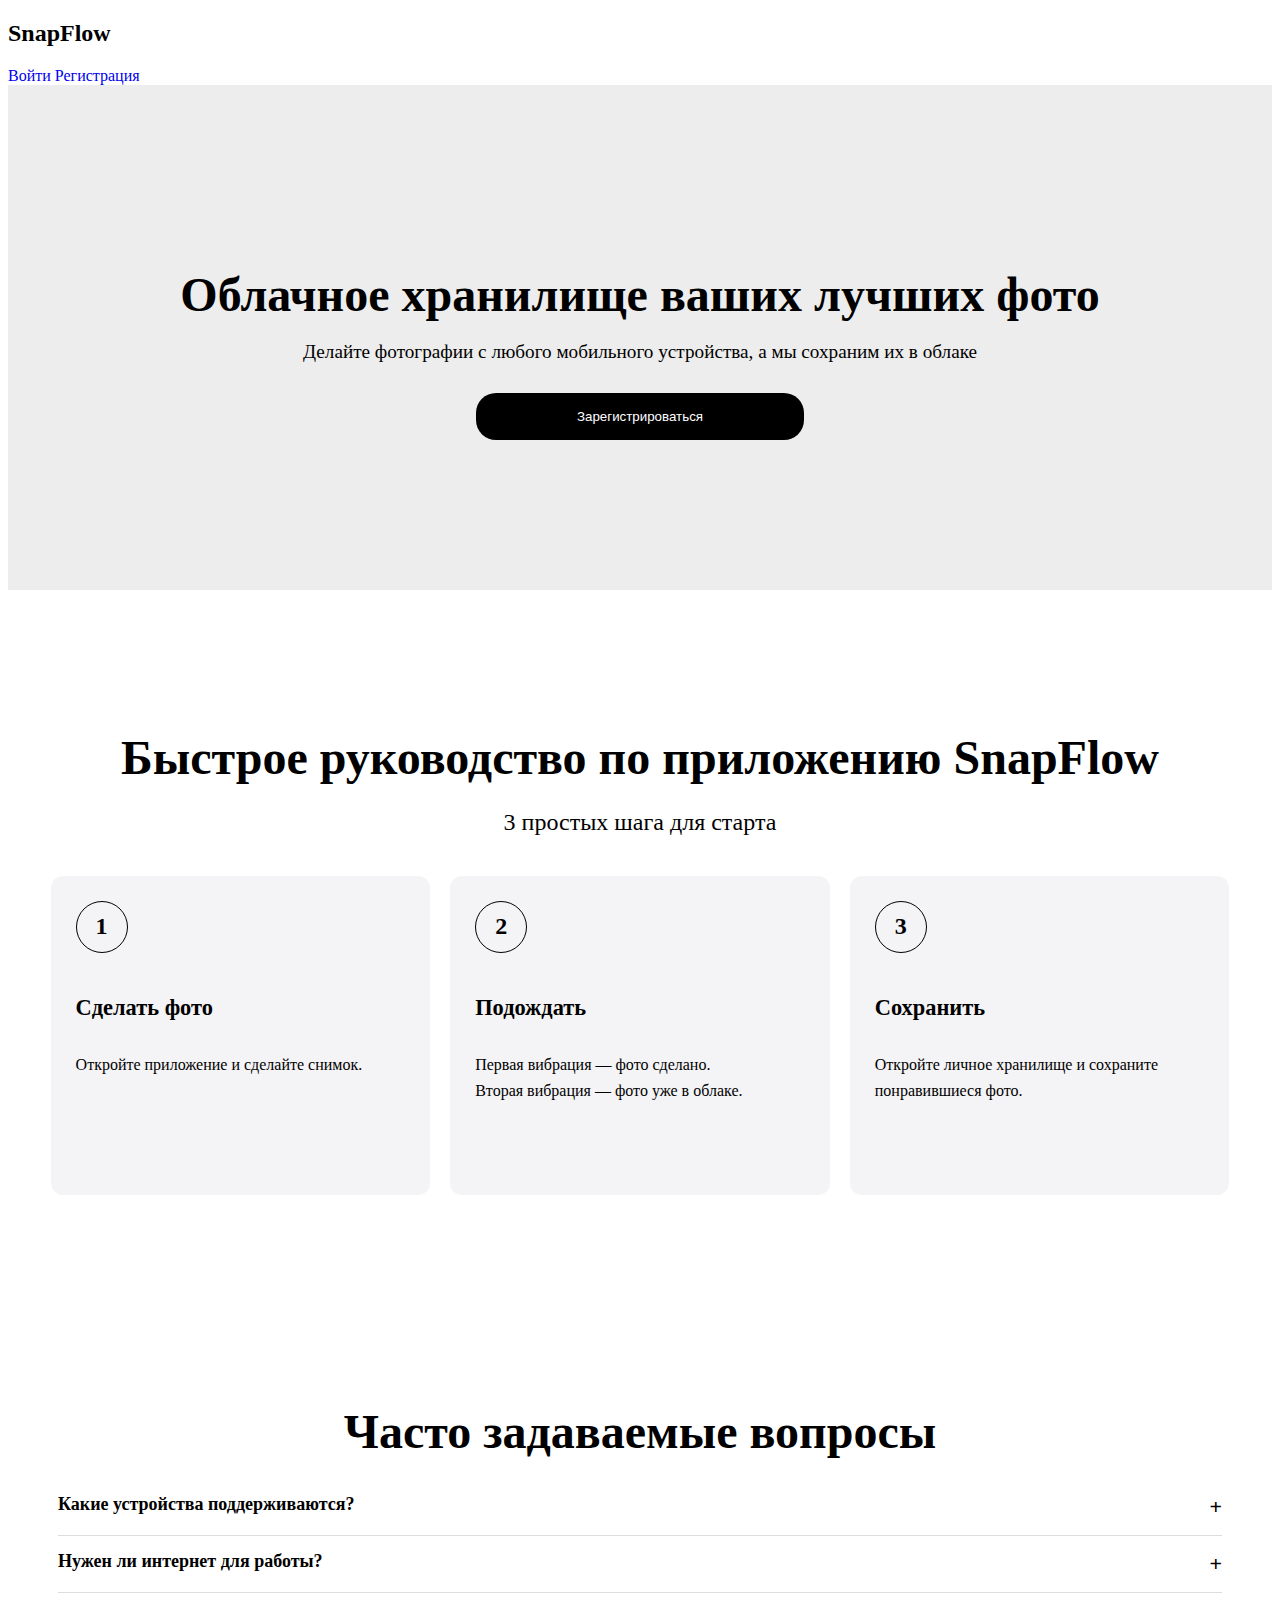
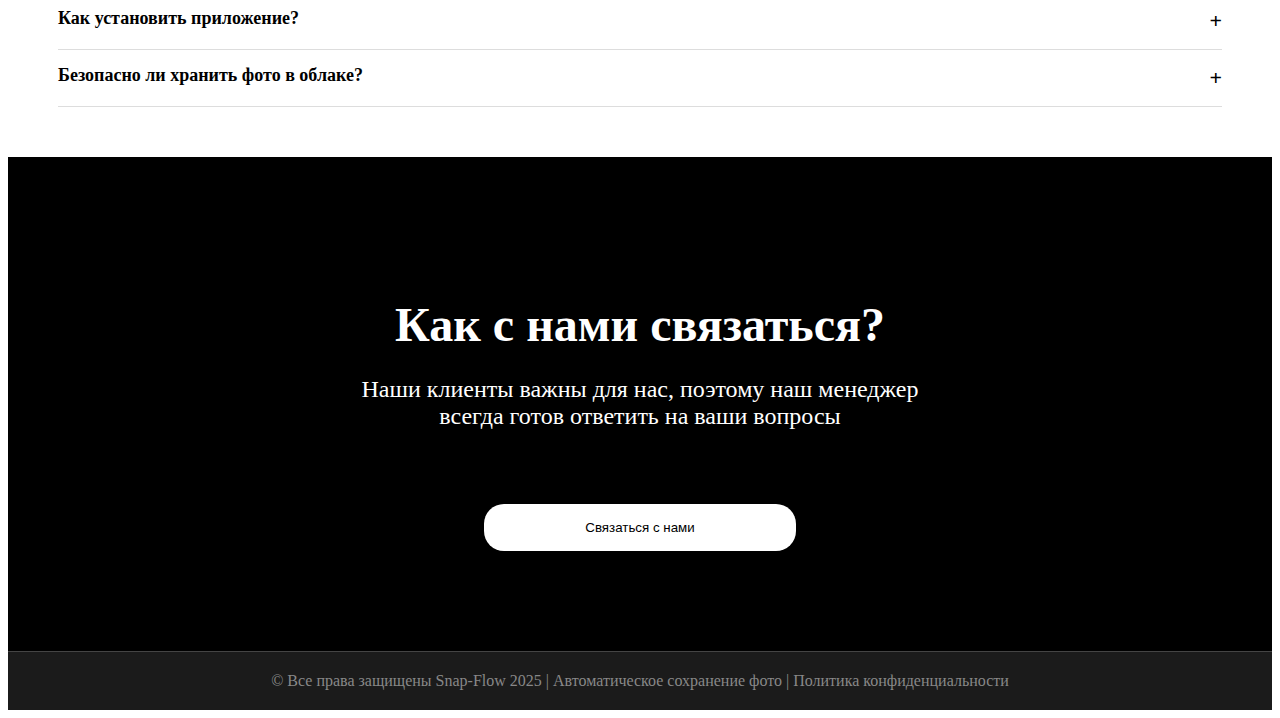
<file: index.html>
<!DOCTYPE html>
<html lang="ru">
<head>
    <meta charset="UTF-8">
    <meta name="viewport" content="width=device-width, initial-scale=1.0">
    <title>{{.title}}</title>
    <link rel="stylesheet" href="/static/css/style.css">
</head>
<body>
    <nav class="navbar">
        <div class="navbar-brand">
            <h2>SnapFlow</h2>
        </div>
        <div class="nav-links">
            <a href="/login" class="nav-btn">Войти</a>
            <a href="/register" class="nav-btn register-btn">Регистрация</a>
        </div>
    </nav>

    <div class="quick-shot-container">
        <div class="quick-shot-header">
            <h1 class="quick-shot-title">Облачное хранилище ваших лучших фото</h1>
            <p class="quick-shot-subtitle">Делайте фотографии с любого мобильного устройства, а мы сохраним их в облаке</p>
            <a href="/register"><button class="reg-btn">Зарегистрироваться</button></a>
        </div>
    </div>
    
    <div class="how">
        <div class="how-it-works">
            <h2 class="section-title">Быстрое руководство по приложению SnapFlow</h2>
            <p class="section-title-2">3 простых шага для старта</p>

            <div class="steps-container">
                <div class="step-row">
                    <div class="step-main step-left">
                        <div class="step-block">
                            <div class="step">
                                <div class="step-number">1</div>
                                <div class="step-content">
                                    <h3 class="step-title">Сделать фото</h3>
                                    <p class="step-description">Откройте приложение и сделайте снимок.</p>
                                </div>
                            </div>
                        </div>
                    </div>

                    <div class="step-main step-center">
                        <div class="step-block">
                            <div class="step">
                                <div class="step-number">2</div>
                                <div class="step-content">
                                    <h3 class="step-title">Подождать</h3>
                                    <p class="step-description">Первая вибрация — фото сделано. <br> Вторая вибрация — фото уже в облаке.</p>
                                </div>
                            </div>
                        </div>
                    </div>

                    <div class="step-main step-right">
                        <div class="step-block">
                            <div class="step">
                                <div class="step-number">3</div>
                                <div class="step-content">
                                    <h3 class="step-title">Сохранить</h3>
                                    <p class="step-description">Откройте личное хранилище и сохраните понравившиеся фото.</p>
                                </div>
                            </div>
                        </div>
                    </div>
                </div>
            </div>
        </div>
    </div>

    <div class="faq-section">
        <h2 class="section-title">Часто задаваемые вопросы</h2>

        <div class="faq-item">
            <input type="checkbox" id="faq1" class="faq-checkbox">
            <label for="faq1" class="faq-question">Какие устройства поддерживаются?</label>
            <div class="faq-answer">
                <p>Приложение работает на Android, iOS, а также в браузере на ПК.</p>
            </div>
        </div>

        <div class="faq-item">
            <input type="checkbox" id="faq2" class="faq-checkbox">
            <label for="faq2" class="faq-question">Нужен ли интернет для работы?</label>
            <div class="faq-answer">
                <p>Для загрузки и просмотра фото интернет обязателен.</p>
            </div>
        </div>

        <div class="faq-item">
            <input type="checkbox" id="faq3" class="faq-checkbox">
            <label for="faq3" class="faq-question">Как установить приложение?</label>
            <div class="faq-answer">
                <p>Скачайте из App Store или Google Play. Для ПК — используйте веб-версию.</p>
            </div>
        </div>

        <div class="faq-item">
            <input type="checkbox" id="faq4" class="faq-checkbox">
            <label for="faq4" class="faq-question">Безопасно ли хранить фото в облаке?</label>
            <div class="faq-answer">
                <p>Да, все данные шифруются и хранятся на защищённых серверах.</p>
            </div>
        </div>
    </div>

    <div class="contact-section">
        <h2 class="section-title">Как с нами связаться?</h2>
        <p>Наши клиенты важны для нас, поэтому наш менеджер <br> всегда готов ответить на ваши вопросы</p>
        <a href="https://t.me/snap_flow" target="_blank">
            <button class="reg-btn">Связаться с нами</button>
        </a>
    </div>
    
    <div class="footer">
        © Все права защищены Snap-Flow 2025 | Автоматическое сохранение фото | <a href="/politics" style="color:#888">Политика конфиденциальности</a>
    </div>
</body>
</html>
</file>
<file: static/css/style.css>
/* РћСЃРЅРѕРІРЅС‹Рµ СЃС‚РёР»Рё */
a {
    text-decoration: none !important;
}

.quick-shot-container {
    color: white;
    background-color: #ededed;
}

.quick-shot-header {
    text-align: center;
    padding-bottom: 150px;
    padding-top: 150px;
    padding-left: 15px;
    padding-right: 15px;
}

.quick-shot-title {
    font-size: 3rem;
    font-weight: bold;
    color: black;
    margin-bottom: 15px;
}

.quick-shot-subtitle {
    font-size: 1.2rem;
    color: black;
    margin-bottom: 30px;
}

.how-it-works {
    margin-bottom: 30px;
    color: black;
    padding: 20px;
    max-width: 1440px;
    padding-top: 100px;
    padding-bottom: 100px;
}

.how {
    display: flex;
    justify-content: center;
}

.section-title {
    font-size: 3rem;
    font-weight: bold;
    margin-bottom: 20px;
    color: black;
    text-align: center;
}

.section-title-2 {
    text-align: center;
    font-size: 1.5rem;
}

.steps-container {
    margin: 40px 0;
    display: flex;
    flex-direction: column;
    text-align: start;
}

.step-row {
    display: flex;
    flex-wrap: nowrap;
    gap: 20px;
    justify-content: space-between;
}

.step-main {
    flex: 1;
    min-width: 0;
}

.step {
    background-color: #f4f3f5;
    border-radius: 12px;
    padding: 25px;
    display: flex;
    flex-direction: column;
    height: 100%;
}

.step-content {
    display: flex;
    flex-direction: column;
}

.step img {
    width: 200px;
    height: auto;
}

.step-number {
    color: black;
    width: 50px;
    height: 50px;
    border-radius: 50%;
    display: flex;
    align-items: center;
    justify-content: center;
    font-weight: bold;
    font-size: 1.5rem;
    margin-bottom: 20px;
    border: 1px solid black;
}

.step-title {
    font-size: 1.4rem;
    font-weight: bold;
    margin-bottom: 15px;
    color: black;
}

.step-description {
    color: black;
    line-height: 1.6;
}

.faq-section {
    margin: 0 auto;
    padding: 50px 50px;
    max-width: 1440px;
}

.step-block {
    height: 100%;
}

.faq-item {
    border-bottom: 1px solid #ddd;
    padding: 15px 0;
}

.faq-checkbox {
    display: none;
}

.faq-question {
    display: block;
    font-weight: 600;
    font-size: 18px;
    cursor: pointer;
    position: relative;
    padding-right: 30px;
}

.faq-question::after {
    content: '+';
    position: absolute;
    right: 0;
    top: 0;
    font-size: 22px;
    transition: transform 0.3s;
}

.faq-checkbox:checked+.faq-question::after {
    content: 'в€’';
}

.faq-answer {
    max-height: 0;
    overflow: hidden;
    transition: max-height 0.4s ease;
    font-size: 16px;
    color: #444;
    margin-top: 5px;
}

.faq-checkbox:checked+.faq-question+.faq-answer {
    max-height: 200px;
}

.contact-section {
    text-align: center;
    margin-top: 40px;
    padding: 20px;
    padding-top: 100px;
    padding-bottom: 100px;
    max-width: 100vw;
    margin: 0 auto;
    background-color: black;
    color: WHITE;
}

.contact-section p {
    font-size: 1.5rem
}

.contact-section h2 {
    color: white;
}

.contact-section button {
    background-color: #fff;
    color: black;
    margin-top: 50px;
}

.contact-btn {
    background-color: black;
    color: white;
    border: none;
    border-radius: 20px;
    padding: 12px 25px;
    font-weight: 500;
    cursor: pointer;
    transition: background-color 0.4s;
    margin-top: 20px;
    border: 1px solid transparent;
}

.contact-btn:hover {
    background-color: white;
    border: 1px solid black;
    color: black;
}

.reg-btn {
    background-color: black;
    color: white;
    border: none;
    border-radius: 20px;
    padding: 15px 100px;
    font-weight: 500;
    cursor: pointer;
    transition: background-color 0.4s;
    border: 1px solid transparent;
}

.reg-btn:hover {
    background-color: white;
    border: 1px solid black;
    color: black;
}

.footer {
    text-align: center;
    padding-top: 20px;
    padding-bottom: 20px;
    padding-left: 20px;
    padding-right: 20px;
    border-top: 1px solid #444;
    color: #888;
    max-width: 100vw;
    background-color: #1b1b1b;
}

.navbar-wrapper {
    width: 100%;
    max-width: 1115px;
}

/* Login/Register СЃС‚СЂР°РЅРёС†С‹ */
.auth-container {
    display: flex;
    justify-content: center;
    align-items: center;
    min-height: 80vh;
    padding: 20px;
}

.auth-card {
    background-color: #fff;
    border-radius: 16px;
    box-shadow: 0 10px 30px rgba(0, 0, 0, 0.3);
    width: 100%;
    max-width: 500px;
    padding: 40px;
}

.auth-header {
    color: #000;
    font-size: 24px;
    font-weight: bold;
    text-align: center;
    margin-bottom: 30px;
}

.auth-form .form-group {
    margin-bottom: 20px;
}

.auth-form label {
    color: #222;
    font-weight: 500;
    margin-bottom: 8px;
    display: block;
}

.auth-form input {
    background-color: #f9f9f9;
    border: 1px solid #ccc;
    border-radius: 8px;
    color: #000;
    padding: 12px 15px;
    width: 100%;
    transition: all 0.3s;
}

.auth-form input:focus {
    border-color: black;
    box-shadow: 0 0 0 2px black;
    outline: none;
}

.auth-btn {
    background-color: black;
    color: white;
    border: none;
    border-radius: 8px;
    padding: 12px 25px;
    font-weight: 500;
    width: 100%;
    cursor: pointer;
    transition: background-color 0.2s;
}

.auth-btn:hover {
    background-color: #333;
}

.auth-link {
    color: #333;
    text-align: center;
    margin-top: 20px;
    font-weight: 500;
}

/* Dashboard СЃС‚РёР»Рё */
.profile-container {
    display: flex;
    justify-content: center;
    padding: 20px;
}

.profile-box {
    border-radius: 12px;
    color: white;
    width: 100%;
    max-width: 1440px;
    overflow: hidden;
    box-shadow: 0 4px 15px rgba(0, 0, 0, 0.15);
}

.profile-top {
    background-color: #2d2d2d;
    padding: 20px;
    color: white;
}

.profile-header {
    font-size: 18px;
    font-weight: bold;
    margin-bottom: 20px;
}

.images-container {
    background-color: white;
    padding: 20px;
}

.image-card {
    background-color: #f8f9fa;
    border-radius: 8px;
    padding: 12px;
    margin-bottom: 12px;
    display: flex;
    align-items: center;
    justify-content: space-between;
    color: #333;
    flex-wrap: wrap;
}

.image-info {
    display: flex;
    align-items: center;
    flex: 1;
    min-width: 0;
}

.image-card img {
    width: 50px;
    height: 50px;
    object-fit: cover;
    border-radius: 4px;
    margin-right: 12px;
}

.image-name {
    white-space: nowrap;
    overflow: hidden;
    text-overflow: ellipsis;
    max-width: 150px;
}

.delete-btn {
    background-color: #2d2d2d;
    color: white;
    border: none;
    border-radius: 6px;
    padding: 6px 12px;
    font-size: 14px;
    cursor: pointer;
    transition: background-color 0.2s ease-in-out;
}

.delete-btn:hover {
    background-color: #e60000;
}

.alert-success {
    background-color: #28a745;
    border-radius: 6px;
    padding: 10px;
    margin-bottom: 16px;
    color: #fff;
    text-align: center;
}

.badge {
    padding: 0px;
}

/* РњРѕР±РёР»СЊРЅР°СЏ Р°РґР°РїС‚Р°С†РёСЏ */
@media (max-width: 768px) {
    .quick-shot-title {
        font-size: 1.8rem;
    }

    .quick-shot-subtitle {
        font-size: 1rem;
    }

    .step-row {
        flex-direction: column;
    }

    .step img {
        width: 100%;
        max-width: 250px;
    }

    .how-it-works {
        padding: 50px;
    }

    .faq-section {
        margin: 15px;
        padding: 20px;
    }

    .section-title {
        font-size: 1.5rem;
    }

    .section-title-2 {
        font-size: 1rem;
    }

    .contact-section p {
        font-size: 1rem
    }

    .profile-header {
        font-size: 20px;
        text-align: left;
    }

    .delete-btn {
        margin-top: 0;
    }
}

@media (max-width: 576px) {
    .navbar-brand {
        width: auto;
    }
}

@media (max-width: 400px) {
    .image-name {
        max-width: 100px;
    }
}

/* Admin styles */
.admin-container {
    max-width: 1200px;
    margin: 0 auto;
    padding: 20px;
}

.admin-header {
    background: #2d2d2d;
    color: white;
    padding: 20px;
    border-radius: 8px 8px 0 0;
    margin-bottom: 0;
}

.admin-header h1 {
    margin: 0 0 15px 0;
    font-size: 1.8em;
}

.admin-header nav {
    display: flex;
    gap: 20px;
    flex-wrap: wrap;
}

.admin-header nav a {
    color: #ccc;
    text-decoration: none;
    padding: 8px 16px;
    border-radius: 4px;
    transition: all 0.3s ease;
}

.admin-header nav a:hover,
.admin-header nav a.active {
    background: #444;
    color: white;
}

.admin-content {
    background: white;
    padding: 30px;
    border-radius: 0 0 8px 8px;
    box-shadow: 0 4px 15px rgba(0, 0, 0, 0.15);
}

.create-token-form,
.tokens-list,
.users-list {
    margin-bottom: 30px;
}

.create-token-form h3,
.tokens-list h3,
.users-list h3 {
    color: #333;
    margin-bottom: 20px;
    border-bottom: 2px solid #eee;
    padding-bottom: 10px;
}

.token-result {
    background: #f8f9fa;
    border: 1px solid #e9ecef;
    border-radius: 8px;
    padding: 20px;
    margin-bottom: 30px;
}

.token-display {
    display: flex;
    gap: 10px;
    margin: 15px 0;
}

.token-display input {
    flex: 1;
    padding: 10px;
    border: 1px solid #ddd;
    border-radius: 4px;
    font-family: monospace;
    font-size: 14px;
}

.token-display button {
    padding: 10px 20px;
    background: #007bff;
    color: white;
    border: none;
    border-radius: 4px;
    cursor: pointer;
    transition: background 0.3s ease;
}

.token-display button:hover {
    background: #0056b3;
}

/* Table styles */
table {
    width: 100%;
    border-collapse: collapse;
    margin-top: 20px;
}

table th,
table td {
    text-align: left;
    padding: 12px;
    border-bottom: 1px solid #ddd;
}

table th {
    background: #f8f9fa;
    font-weight: 600;
    color: #495057;
}

table tr:hover {
    background: #f8f9fa;
}

code {
    background: #f8f9fa;
    padding: 2px 4px;
    border-radius: 3px;
    font-family: monospace;
    font-size: 0.9em;
}

/* Badges */
.badge {
    display: inline-block;
    padding: 4px 8px;
    font-size: 0.8em;
    font-weight: 500;
    border-radius: 4px;
    text-align: center;
    white-space: nowrap;
}

.badge-success {
    background: #d4edda;
    color: #155724;
    border: 1px solid #c3e6cb;
}

.badge-secondary {
    background: #e9ecef;
    color: #6c757d;
    border: 1px solid #dee2e6;
}

/* Additional button styles */
.btn {
    display: inline-block;
    padding: 8px 16px;
    margin: 2px;
    border: none;
    border-radius: 4px;
    cursor: pointer;
    text-decoration: none;
    font-size: 14px;
    text-align: center;
    transition: all 0.3s ease;
}

.btn-primary {
    background: #007bff;
    color: white;
}

.btn-primary:hover {
    background: #0056b3;
}

.btn-danger {
    background: #dc3545;
    color: white;
}

.btn-danger:hover {
    background: #c82333;
}

.btn-sm {
    padding: 4px 8px;
    font-size: 12px;
}

.btn-outline-light {
    background: transparent;
    color: #f8f9fa;
    border: 1px solid #f8f9fa;
}

.btn-outline-light:hover {
    background: #f8f9fa;
    color: #212529;
}

/* Messages */
.success-message {
    background: #d4edda;
    color: #155724;
    padding: 12px 20px;
    border: 1px solid #c3e6cb;
    border-radius: 4px;
    margin-bottom: 20px;
}

.error-message {
    background: #f8d7da;
    color: #721c24;
    padding: 12px 20px;
    border: 1px solid #f5c6cb;
    border-radius: 4px;
    margin-bottom: 20px;
}

/* No images message */
.no-images {
    text-align: center;
    padding: 40px 20px;
    color: #666;
}

.no-images p {
    margin: 0;
    font-size: 1.1em;
}

/* Utility classes */
.d-flex {
    display: flex;
}

.justify-content-between {
    justify-content: space-between;
}

.align-items-center {
    align-items: center;
}

.flex-wrap {
    flex-wrap: wrap;
}

.gap-3 {
    gap: 12px;
}

.mt-2 {
    margin-top: 8px;
}

.mt-md-0 {
    margin-top: 0;
}

@media (max-width: 768px) {
    .mt-md-0 {
        margin-top: 8px;
    }

    .admin-container {
        padding: 10px;
    }

    .admin-content {
        padding: 20px;
    }

    .admin-header nav {
        flex-direction: column;
        gap: 10px;
    }

    .token-display {
        flex-direction: column;
    }

    table {
        font-size: 14px;
    }

    table th,
    table td {
        padding: 8px;
    }
}
</file>
